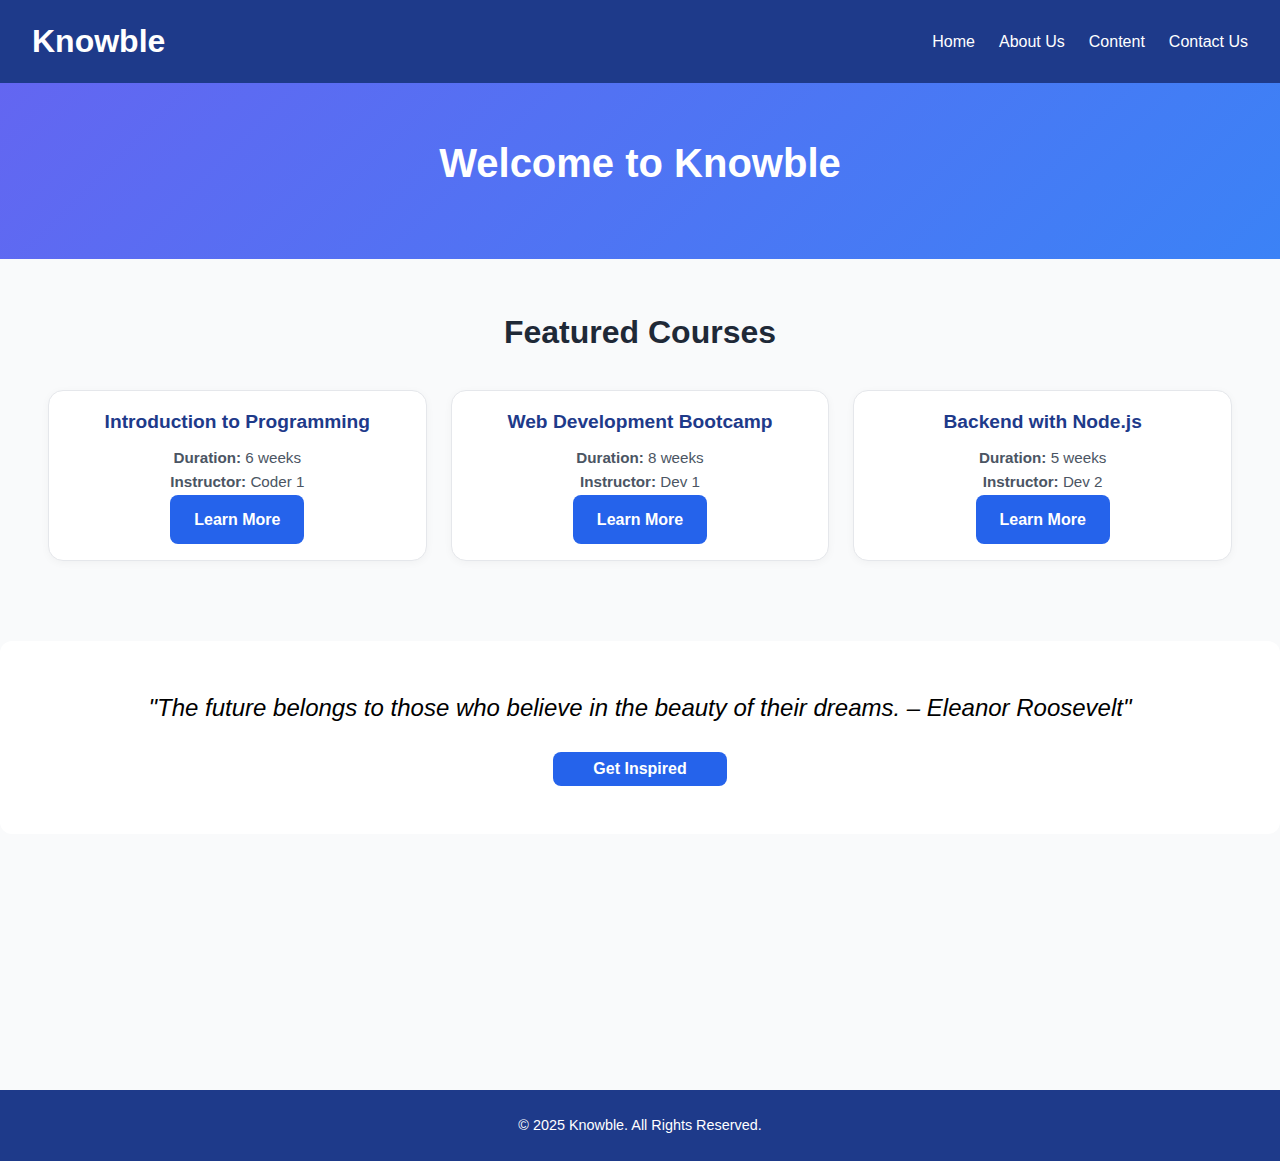
<file: Knowble/index.html>
<!DOCTYPE html>
<html lang="en">
<head>
  <meta charset="UTF-8" />
  <meta name="viewport" content="width=device-width, initial-scale=1.0"/>
  <title>Knowble</title>
  <link rel="stylesheet" href="style.css" />
</head>
<body>
  <!-- Header -->
  <header class="header">
    <div class="logo">
      <h1>Knowble</h1>
    </div>
    <nav>
      <ul class="nav-links">
        <li><a class="active" href="index.html">Home</a></li>
        <li><a href="about.html">About Us</a></li>
        <li><a href="content.html">Content</a></li>
        <li><a href="contact.html">Contact Us</a></li>
      </ul>
    </nav>
  </header>

  <!-- Hero Section -->
  <section class="hero">
    <div class="hero-content">
      <h1>Welcome to Knowble</h1>
    </div>
</section>

  <!-- Featured Section -->
  <section class="featured">
    <h2>Featured Courses</h2>
    <div class="course-grid">
        <div class="course-card">
            <h3>Introduction to Programming</h3>
            <p><strong>Duration:</strong> 6 weeks</p>
            <p><strong>Instructor:</strong> Coder 1</p>
            <a href="content.html#course1" class="btn-primary">Learn More</a>
        </div>
        <div class="course-card">
            <h3>Web Development Bootcamp</h3>
            <p><strong>Duration:</strong> 8 weeks</p>
            <p><strong>Instructor:</strong> Dev 1</p>
            <a href="content.html#course2" class="btn-primary">Learn More</a>
        </div>
        <div class="course-card">
            <h3>Backend with Node.js</h3>
            <p><strong>Duration:</strong> 5 weeks</p>
            <p><strong>Instructor:</strong> Dev 2</p>
            <a href="content.html#course3" class="btn-primary">Learn More</a>
        </div>
    </div>
</section>

<main>
    <section class="quote-section">
        <p id="quote-text">"The best way to predict the future is to create it." – Abraham Lincoln</p>
        <button id="quote-refresh">Get Inspired</button>
    </section>
</main>

  <!-- Footer -->
  <footer class="footer">
    <p>&copy; 2025 Knowble. All Rights Reserved.</p>
  </footer>

  <script src="script.js"></script>
</body>
</html>
</file>
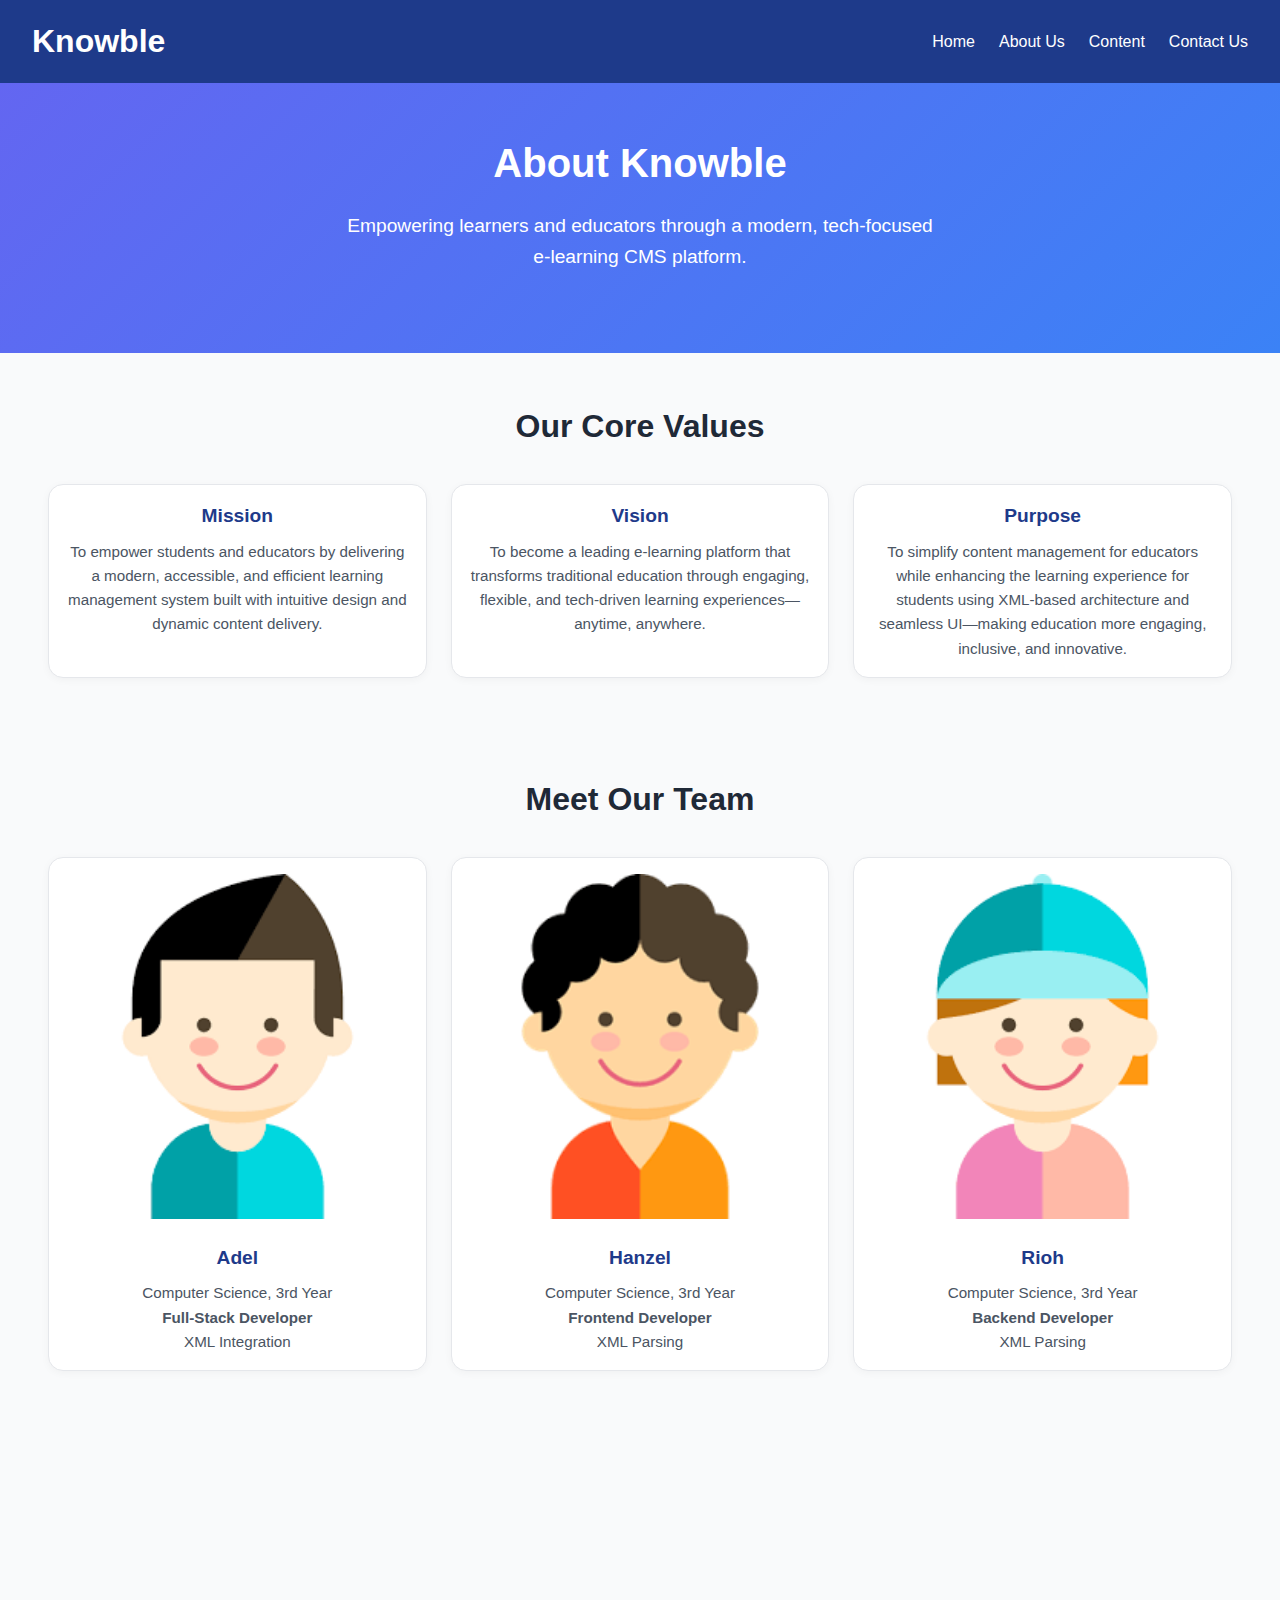
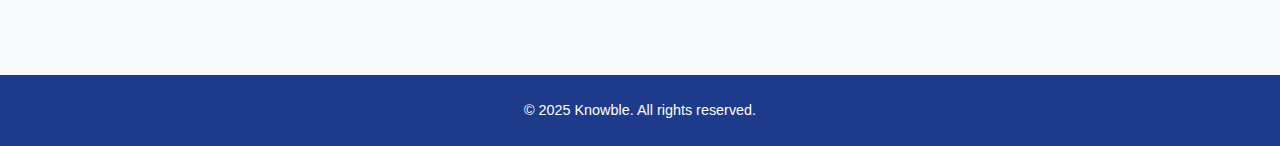
<file: Knowble/about.html>
<!DOCTYPE html>
<html lang="en">
<head>
  <meta charset="UTF-8" />
  <meta name="viewport" content="width=device-width, initial-scale=1.0"/>
  <title>About Us - Knowble</title>
  <link rel="stylesheet" href="style.css" />
</head>
<body>
  <!-- Header stays consistent -->
  <header class="header">
    <div class="logo">
      <h1>Knowble</h1>
    </div>
    <nav>
      <ul class="nav-links">
        <li><a href="index.html">Home</a></li>
        <li><a class="active" href="about.html">About Us</a></li>
        <li><a href="content.html">Content</a></li>
        <li><a href="contact.html">Contact Us</a></li>
      </ul>
    </nav>
  </header>

  <!-- Hero-style Section for About -->
  <section class="hero">
    <div class="hero-content">
      <h1>About Knowble</h1>
      <p>Empowering learners and educators through a modern, tech-focused e-learning CMS platform.</p>
    </div>
  </section>

  <!-- Mission, Vision, Purpose Section -->
  <section class="featured">
    <h2>Our Core Values</h2>
    <div class="course-grid">
      <div class="course-card">
        <h3>Mission</h3>
        <p>To empower students and educators by delivering a modern, accessible, and efficient learning management system built with intuitive design and dynamic content delivery.</p>
      </div>
      <div class="course-card">
        <h3>Vision</h3>
        <p>To become a leading e-learning platform that transforms traditional education through engaging, flexible, and tech-driven learning experiences—anytime, anywhere.</p>
      </div>
      <div class="course-card">
        <h3>Purpose</h3>
        <p>To simplify content management for educators while enhancing the learning experience for students using XML-based architecture and seamless UI—making education more engaging, inclusive, and innovative.</p>
      </div>
    </div>
  </section>

  <!-- Team Section -->
  <section class="featured">
    <h2>Meet Our Team</h2>
    <div class="course-grid">
      <div class="course-card">
        <img src="assets/member 1.png" alt="Adel" style="width: 100%; border-radius: 8px; margin-bottom: 1rem;">
        <h3>Adel</h3>
        <p>Computer Science, 3rd Year</p>
        <p><strong>Full-Stack Developer</strong><br/>XML Integration</p>
      </div>
      <div class="course-card">
        <img src="assets/member 2.png" alt="Hanzel" style="width: 100%; border-radius: 8px; margin-bottom: 1rem;">
        <h3>Hanzel</h3>
        <p>Computer Science, 3rd Year</p>
        <p><strong>Frontend Developer</strong><br/>XML Parsing</p>
      </div>
      <div class="course-card">
        <img src="assets/member 3.png" alt="Rioh" style="width: 100%; border-radius: 8px; margin-bottom: 1rem;">
        <h3>Rioh</h3>
        <p>Computer Science, 3rd Year</p>
        <p><strong>Backend Developer</strong><br/>XML Parsing</p>
      </div>
    </div>
  </section>

  <footer class="footer">
    <p>&copy; 2025 Knowble. All rights reserved.</p>
  </footer>
</body>
</html>
</file>
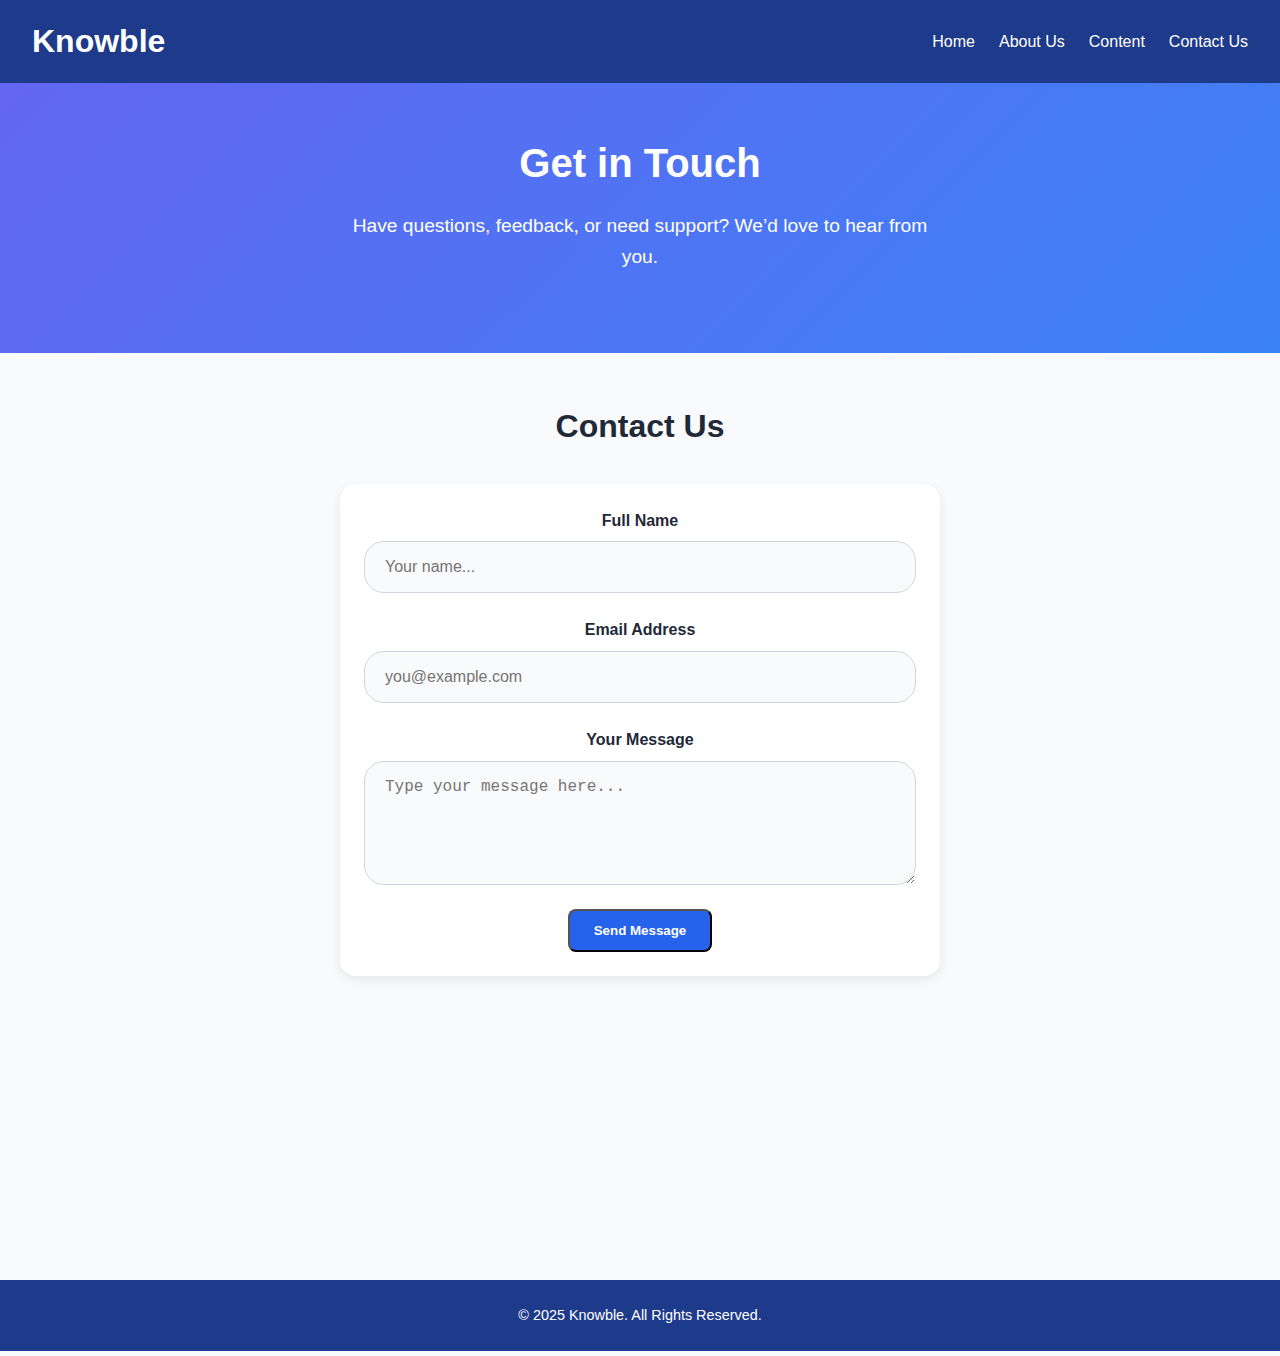
<file: Knowble/contact.html>
<!DOCTYPE html>
<html lang="en">
<head>
  <meta charset="UTF-8" />
  <meta name="viewport" content="width=device-width, initial-scale=1.0"/>
  <title>Contact Us - Knowble</title>
  <link rel="stylesheet" href="style.css" />
</head>
<body>
  <!-- Header -->
  <header class="header">
    <div class="logo">
      <h1>Knowble</h1>
    </div>
    <nav>
      <ul class="nav-links">
        <li><a href="index.html">Home</a></li>
        <li><a href="about.html">About Us</a></li>
        <li><a href="content.html">Content</a></li>
        <li><a class="active" href="contact.html">Contact Us</a></li>
      </ul>
    </nav>
  </header>

  <!-- Hero Section -->
  <section class="hero">
    <div class="hero-content">
      <h1>Get in Touch</h1>
      <p>Have questions, feedback, or need support? We’d love to hear from you.</p>
    </div>
  </section>

  <!-- Contact Form Section -->
  <section class="featured">
    <h2>Contact Us</h2>
    <form class="contact-form">
      <div class="form-group">
        <label for="name">Full Name</label>
        <input type="text" id="name" name="name" required placeholder="Your name..." />
      </div>

      <div class="form-group">
        <label for="email">Email Address</label>
        <input type="email" id="email" name="email" required placeholder="you@example.com" />
      </div>

      <div class="form-group">
        <label for="message">Your Message</label>
        <textarea id="message" name="message" rows="5" required placeholder="Type your message here..."></textarea>
      </div>

      <button type="submit" class="btn-primary">Send Message</button>
    </form>
  </section>

  <!-- Footer -->
  <footer class="footer">
    <p>&copy; 2025 Knowble. All Rights Reserved.</p>
  </footer>
</body>
</html>
</file>
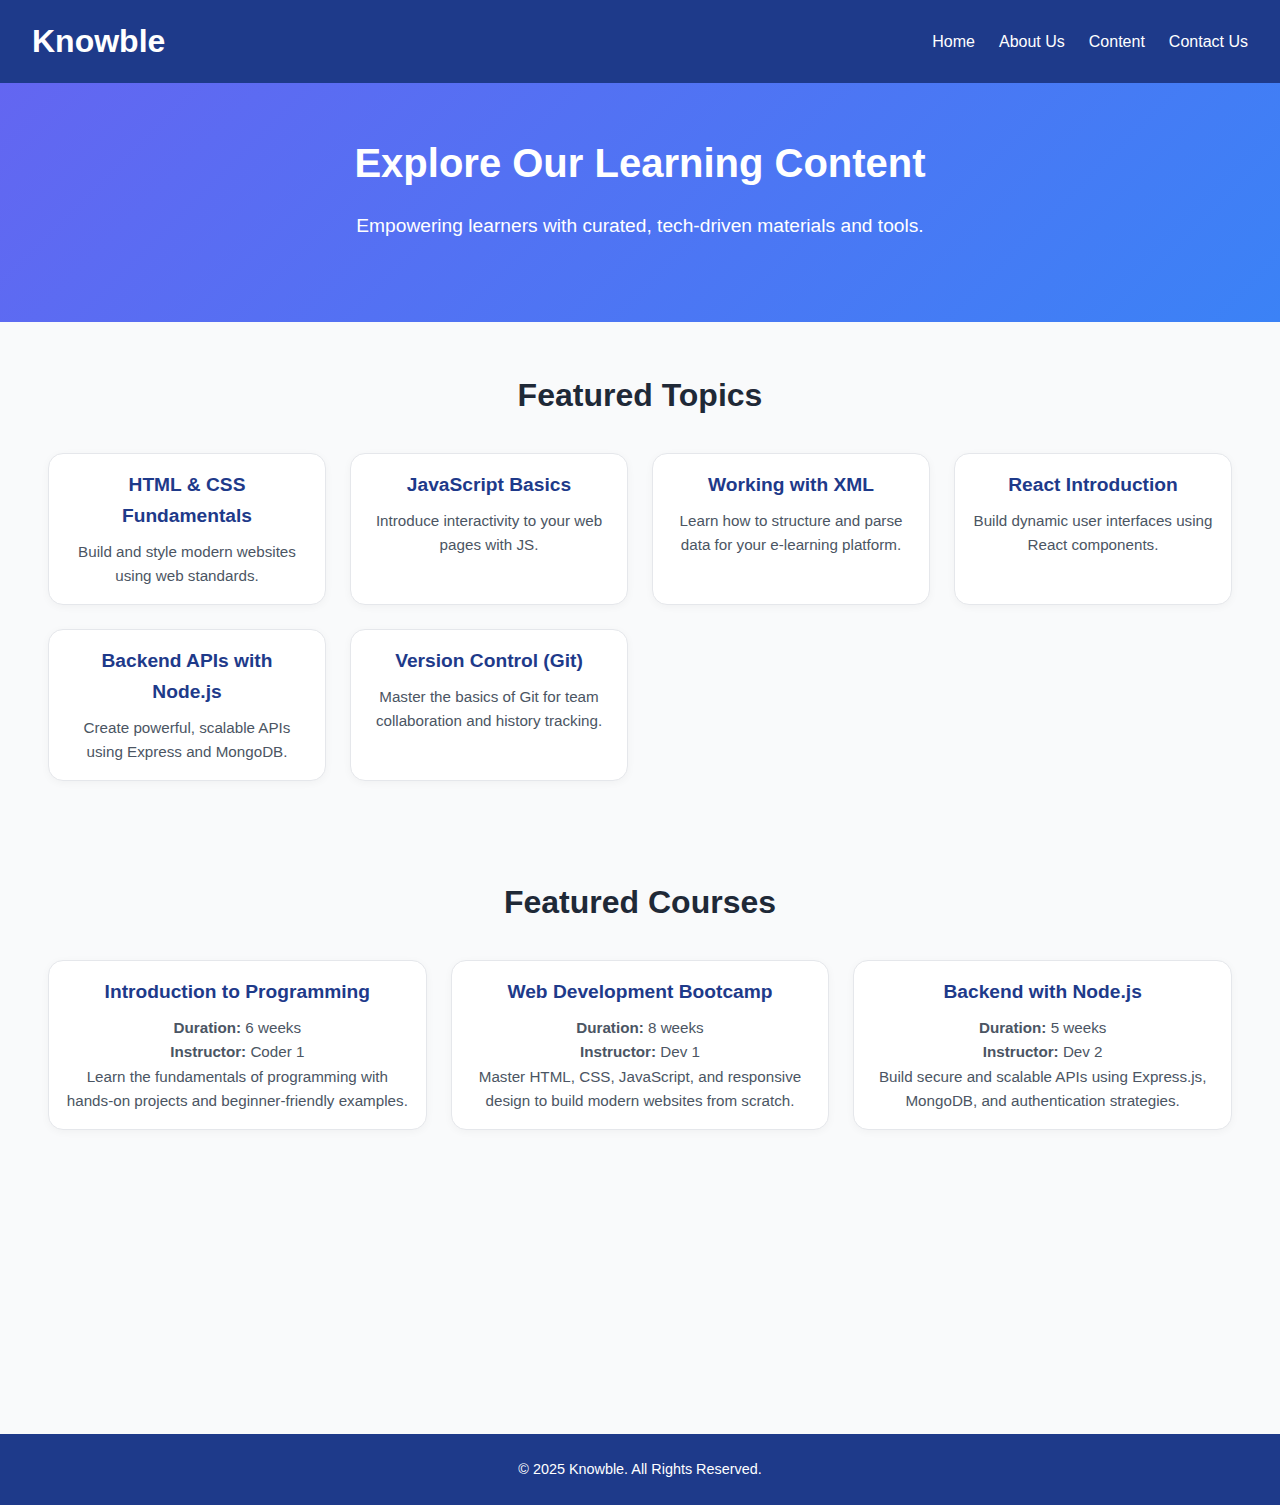
<file: Knowble/content.html>
<!DOCTYPE html>
<html lang="en">
<head>
  <meta charset="UTF-8" />
  <meta name="viewport" content="width=device-width, initial-scale=1.0"/>
  <title>Content - Knowble</title>
  <link rel="stylesheet" href="style.css" />
</head>
<body>
  <!-- Header -->
  <header class="header">
    <div class="logo">
      <h1>Knowble</h1>
    </div>
    <nav>
      <ul class="nav-links">
        <li><a href="index.html">Home</a></li>
        <li><a href="about.html">About Us</a></li>
        <li><a class="active" href="content.html">Content</a></li>
        <li><a href="contact.html">Contact Us</a></li>
      </ul>
    </nav>
  </header>

  <!-- Hero Section (Blue background) -->
  <section class="hero">
    <div class="hero-content">
      <h1>Explore Our Learning Content</h1>
      <p>Empowering learners with curated, tech-driven materials and tools.</p>
    </div>
  </section>

  <!-- Course Grid Section -->
  <section class="featured">
    <h2>Featured Topics</h2>
    <div class="course-grid">
      <div class="course-card">
        <h3>HTML & CSS Fundamentals</h3>
        <p>Build and style modern websites using web standards.</p>
      </div>
      <div class="course-card">
        <h3>JavaScript Basics</h3>
        <p>Introduce interactivity to your web pages with JS.</p>
      </div>
      <div class="course-card">
        <h3>Working with XML</h3>
        <p>Learn how to structure and parse data for your e-learning platform.</p>
      </div>
      <div class="course-card">
        <h3>React Introduction</h3>
        <p>Build dynamic user interfaces using React components.</p>
      </div>
      <div class="course-card">
        <h3>Backend APIs with Node.js</h3>
        <p>Create powerful, scalable APIs using Express and MongoDB.</p>
      </div>
      <div class="course-card">
        <h3>Version Control (Git)</h3>
        <p>Master the basics of Git for team collaboration and history tracking.</p>
      </div>
    </div>
  </section>

  <section class="featured">
    <h2>Featured Courses</h2>
    <div class="course-grid">
        <div class="course-card">
            <h3>Introduction to Programming</h3>
            <p><strong>Duration:</strong> 6 weeks</p>
            <p><strong>Instructor:</strong> Coder 1 </p>
            <p>Learn the fundamentals of programming with hands-on projects and beginner-friendly examples.</p>
        </div>
        <div class="course-card">
            <h3>Web Development Bootcamp</h3>
            <p><strong>Duration:</strong> 8 weeks</p>
            <p><strong>Instructor:</strong> Dev 1 </p>
            <p>Master HTML, CSS, JavaScript, and responsive design to build modern websites from scratch.</p>
        </div>
        <div class="course-card">
            <h3>Backend with Node.js</h3>
            <p><strong>Duration:</strong> 5 weeks</p>
            <p><strong>Instructor:</strong> Dev 2 </p>
            <p>Build secure and scalable APIs using Express.js, MongoDB, and authentication strategies.</p>
        </div>
    </div>
</section>

  <!-- Footer -->
  <footer class="footer">
    <p>&copy; 2025 Knowble. All Rights Reserved.</p>
  </footer>
</body>
</html>
</file>
<file: Knowble/style.css>
:root {
    --bg: #f9fafb;
    --text: #1f2937;
    --primary: #1e3a8a;
    --secondary: #2563eb;
    --card-bg: #ffffff;
  }
  
  body.dark {
    --bg: #0f172a;
    --text: #f8fafc;
    --primary: #3b82f6;
    --secondary: #60a5fa;
    --card-bg: #1e293b;
  }
  
  body {
    background-color: var(--bg);
    color: var(--text);
    transition: all 0.2s ease;
  }
  
  header, footer {
    background-color: var(--primary);
    color: white;
  }
  
  nav a {
    color: white;
  }
  
  nav a:hover {
    color: var(--secondary);
  }
  
  .course-card {
    background-color: var(--card-bg);
    border: 1px solid #e5e7eb;
    border-radius: 12px;
    padding: 1rem;
    box-shadow: 0 2px 8px rgba(0,0,0,0.04);
    transition: background 0.3s ease, color 0.3s ease;
  }
  .dark-toggle {
    margin-left: auto;
    margin-right: 1rem;
    color: rgb(255, 255, 255);
  }
  
  
/* General Reset */
* {
    margin: 0;
    padding: 0;
    box-sizing: border-box;
}

body {
    font-family: 'Inter', sans-serif;
    background-color: #f9fafb;
    color: #1f2937;
    line-height: 1.6;
}

/* Header */
.header {
    display: flex;
    justify-content: space-between;
    align-items: center;
    padding: 1rem 2rem;
    background-color: #1e3a8a;
    color: white;
    box-shadow: 0 2px 6px rgba(0,0,0,0.1);
}

.logo {
    font-size: 1rem;
    font-weight: bold;
}

.nav-links {
    list-style: none;
    display: flex;
    gap: 1.5rem;
}

.nav-links a {
    color: white;
    text-decoration: none;
    font-weight: 500;
    transition: color 0.3s;
}

.nav-links a:hover {
    color: #a5b4fc;
}

/* Hero Section */
.hero {
    background: linear-gradient(135deg, #6366f1, #3b82f6);
    color: white;
    padding: 3rem 2rem;
    text-align: center;
}

.hero-content h1 {
    font-size: 2.50rem;
    margin-bottom: 1rem;
}

.hero-content p {
    font-size: 1.2rem;
    max-width: 600px;
    margin: 0 auto 2rem;
}

.btn-primary {
    display: inline-block;
    background-color: #2563eb;
    color: white;
    padding: 0.75rem 1.5rem;
    border-radius: 8px;
    font-weight: 600;
    text-decoration: none;
    transition: background 0.3s;
}

.btn-primary:hover {
    background-color: #1d4ed8;
}

/* Featured Courses */
.featured {
    padding: 3rem 2rem;
    text-align: center;
}

.featured h2 {
    font-size: 2rem;
    margin-bottom: 2rem;
}

.course-grid {
    display: grid;
    grid-template-columns: repeat(auto-fit, minmax(250px, 1fr));
    gap: 1.5rem;
    padding: 0 1rem;
}

.course-card {
    background: white;
    border: 1px solid #e5e7eb;
    border-radius: 15px;
    padding: 1rem;
    box-shadow: 0 2px 8px rgba(0,0,0,0.04);
    transition: transform 0.3s, box-shadow 0.3s;
}

.course-card:hover {
    transform: translateY(-5px);
    box-shadow: 0 6px 16px rgba(0,0,0,0.08);
}

.course-card h3 {
    font-size: 1.2rem;
    margin-bottom: 0.5rem;
    color: #1e3a8a;
}

.course-card p {
    font-size: 0.95rem;
    color: #4b5563;
}

.contact-form {
    max-width: 600px;
    margin: 2rem auto 0;
    padding: 1.5rem;
    background: white;
    border-radius: 16px; /* more round */
    box-shadow: 0 4px 12px rgba(0,0,0,0.08);
}

.form-group {
    margin-bottom: 1.5rem;
    display: flex;
    flex-direction: column;
}

.form-group label {
    margin-bottom: 0.5rem;
    font-weight: 600;
    color: #1f2937;
}

.form-group input,
.form-group textarea {
    padding: 1rem 1.25rem;
    border: 1px solid #d1d5db;
    border-radius: 20px; /* super round */
    font-size: 1rem;
    background-color: #f9fafb;
    transition: border 0.3s, box-shadow 0.3s;
}

.form-group input:focus,
.form-group textarea:focus {
    outline: none;
    border-color: #6366f1;
    box-shadow: 0 0 0 3px #c7d2fe;
}
.content-controls {
    background-color: #f1f5f9;
    padding: 1.5rem 2rem;
    border-bottom: 1px solid #e2e8f0;
  }
  
  .controls-container {
    display: flex;
    flex-wrap: wrap;
    gap: 1rem;
    justify-content: center;
    align-items: center;
  }
  
  .search-bar,
  .dropdown {
    padding: 0.5rem 1rem;
    border: 1px solid #cbd5e1;
    border-radius: 8px;
    font-size: 1rem;
    outline: none;
    min-width: 180px;
  }
  
/* Footer */
.footer {
    background-color: #1e3a8a;
    color: white;
    text-align: center;
    padding: 1.5rem 1rem;
    margin-top: 16rem;
    font-size: 0.9rem;
}
/* Quote Section */
.quote-section {
    background: white;
    color: rgb(255, 255, 255);
    text-align: center;
    padding: 3rem 2rem;
    border-radius: 12px;
    margin: 2rem 0;
}

#quote-text {
    font-size: 1.50rem;
    font-style: italic;
    font-weight: 500;
    color: rgb(0, 0, 0);
    margin-bottom: 1.5rem;
}

#quote-refresh {
    background-color: #2563eb;
    color: rgb(254, 255, 255);
    padding: 0.50rem 2.5rem;
    border: none;
    border-radius: 8px;
    font-weight: 600;
    cursor: pointer;
    text-decoration: none;
    font-size: 1rem;
    transition: background-color 0.3s ease;
}

#quote-refresh:hover {
    background-color: #1d4fd800;
}
</file>
